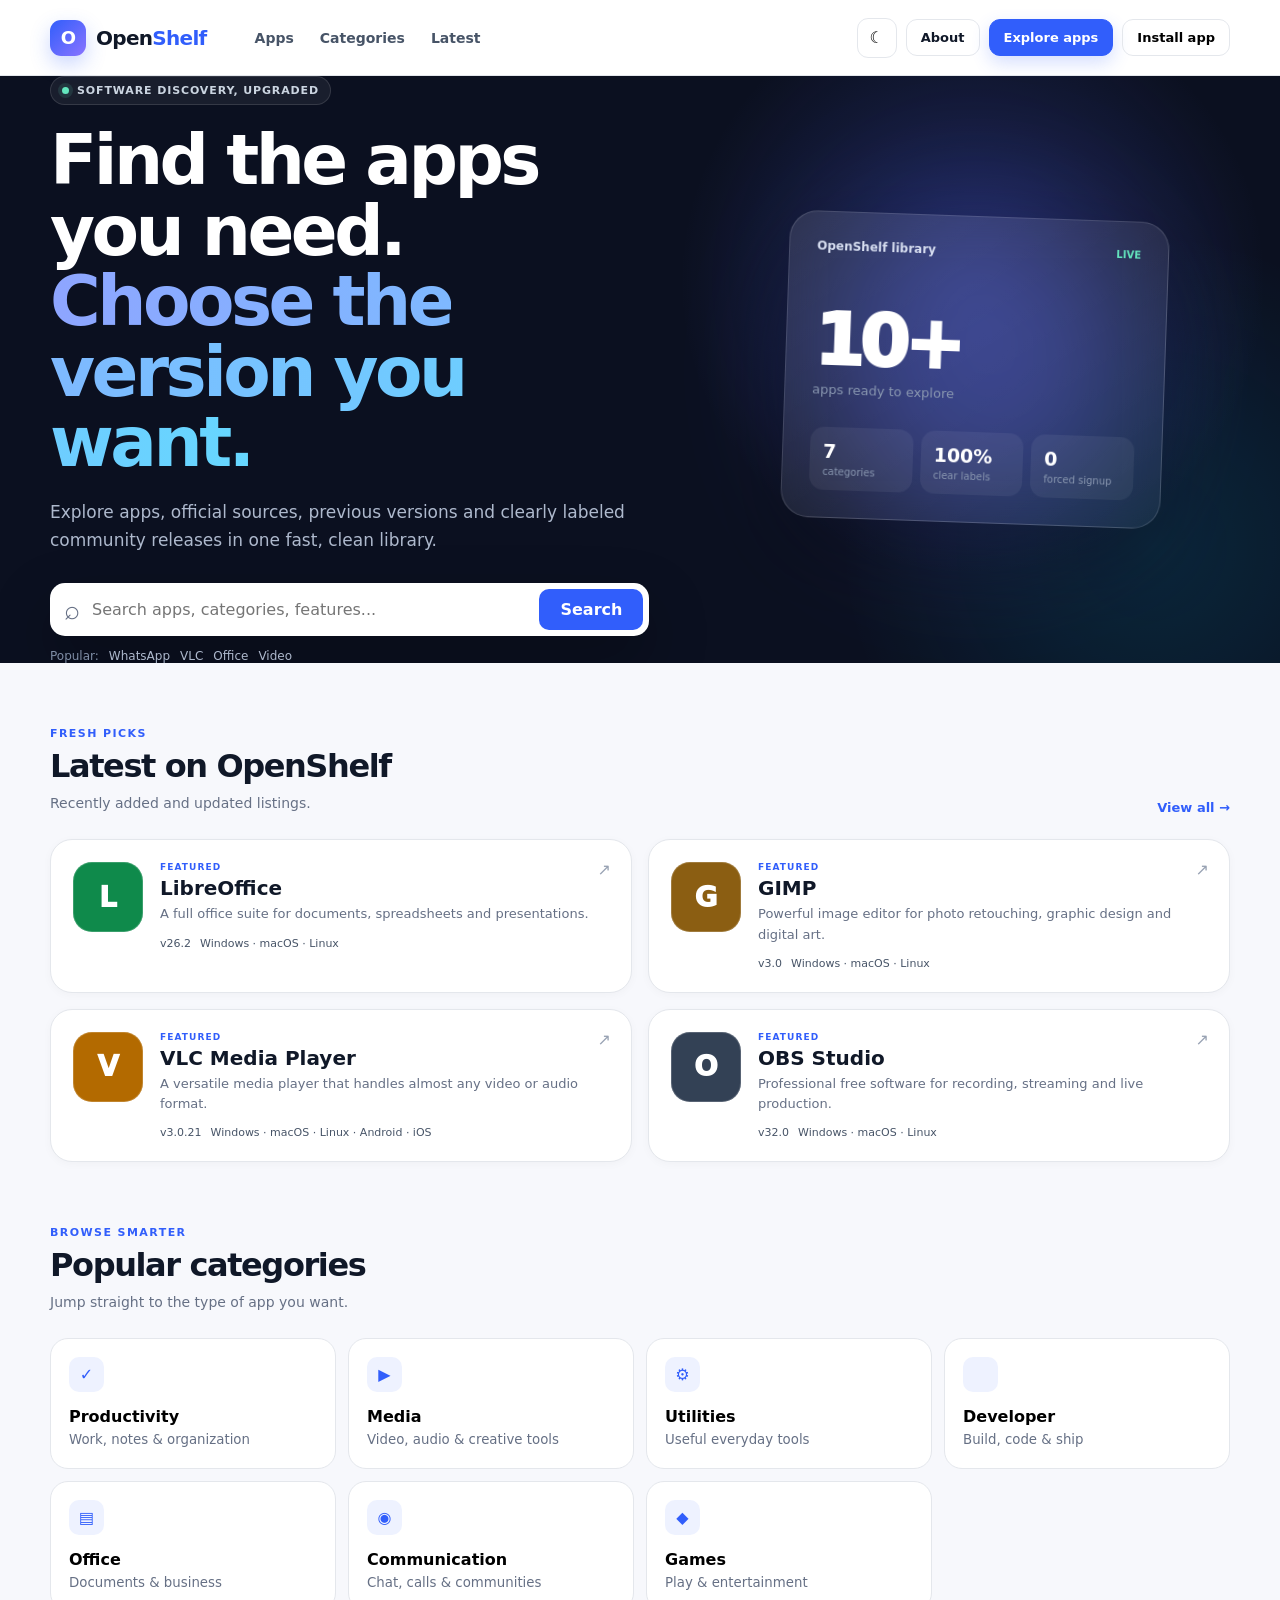
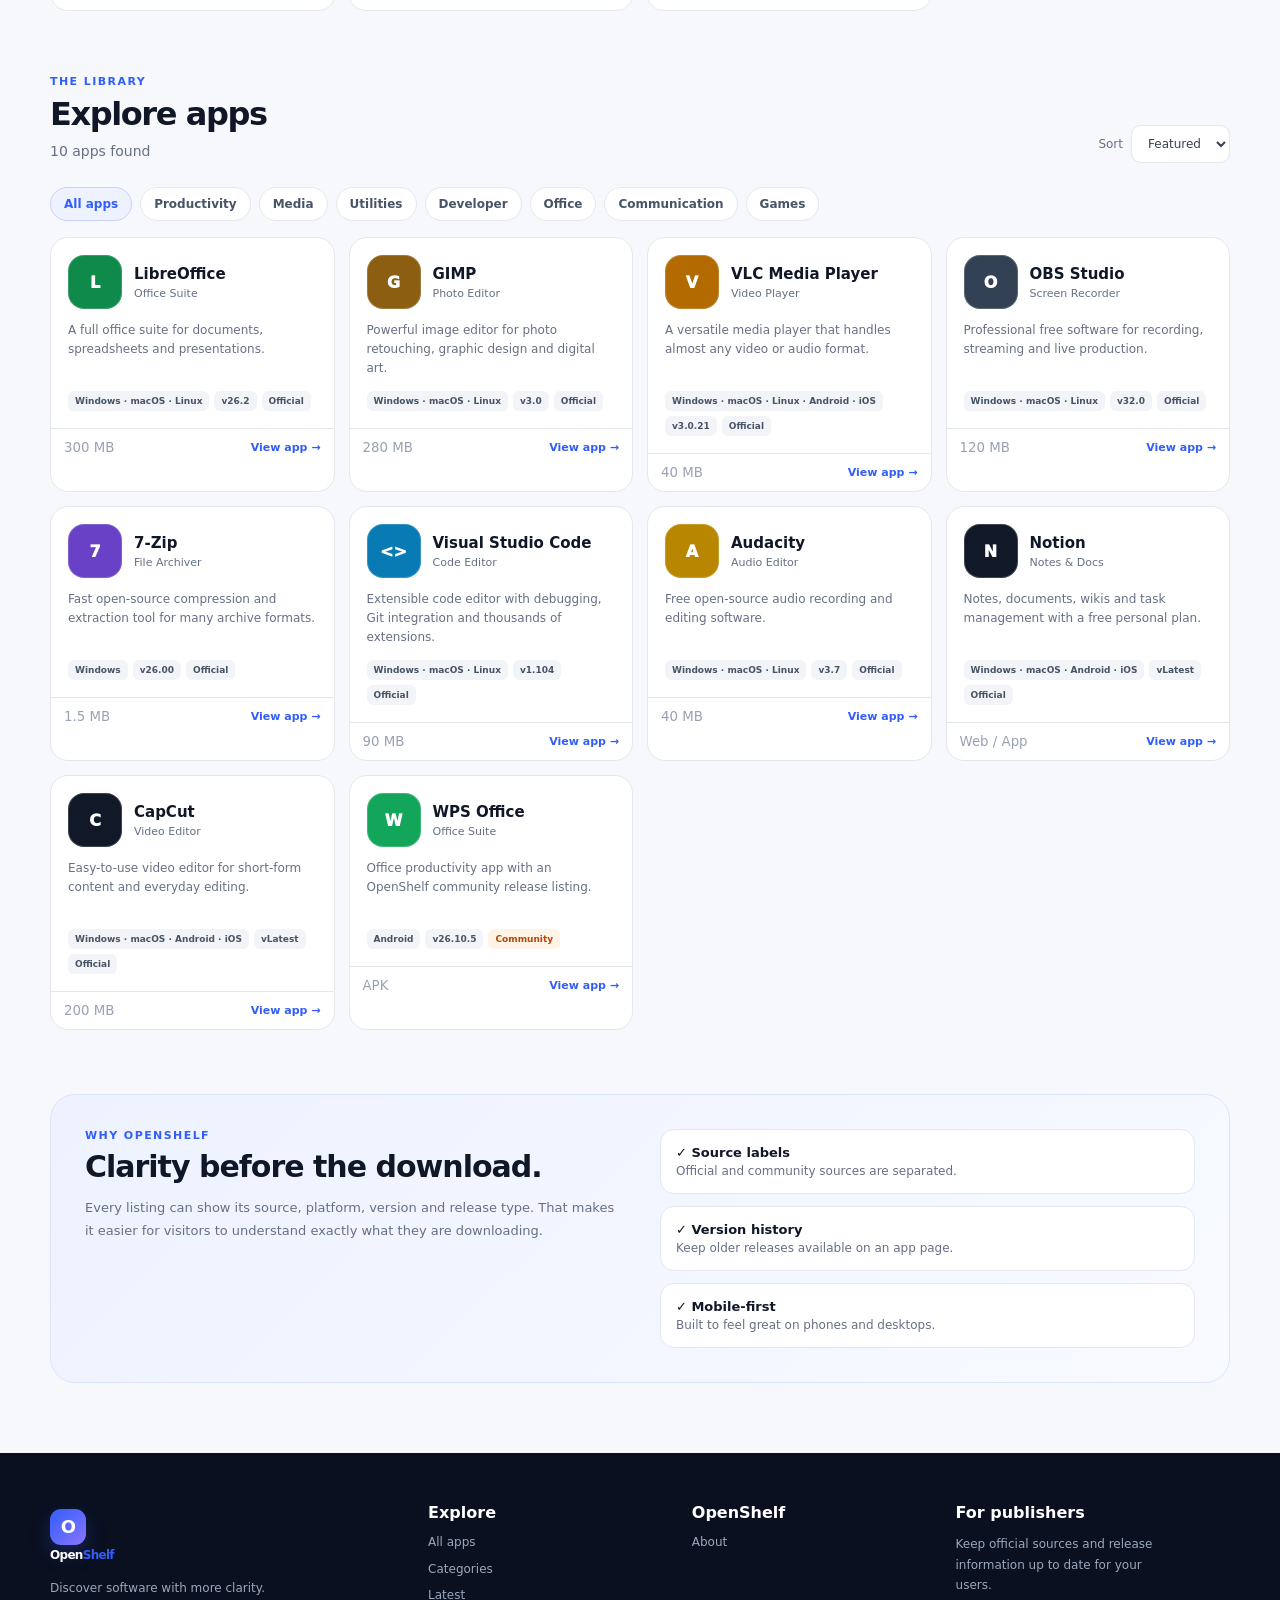
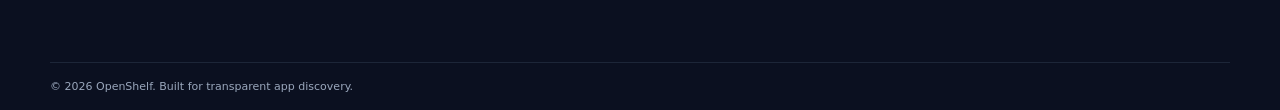
<file: index.html>
<!doctype html>
<html lang="en">
<head>
<meta charset="utf-8"><meta name="viewport" content="width=device-width, initial-scale=1, viewport-fit=cover">
<meta name="description" content="OpenShelf — discover apps, previous versions and trusted download sources.">
<meta name="theme-color" content="#0b1020">
<meta name="google-site-verification" content="jZa8jBeE9z55D8bp0ViMoWqTXrpTn6oj1fy-WW1sHzM" />
<link rel="manifest" href="manifest.webmanifest">
<link rel="apple-touch-icon" href="icon-192.png">
<title>OpenShelf — Discover Apps & Versions</title>
<link rel="stylesheet" href="styles.css?v=3.2">
<script defer src="apps.js?v=3.2"></script><script defer src="site.js?v=3.2"></script>
</head>
<body>
<header class="header"><div class="wrap nav">
<a class="brand" href="index.html"><span class="brand-icon">O</span><span>Open<span>Shelf</span></span></a>
<nav class="navlinks"><a href="#apps">Apps</a><a href="#categories">Categories</a><a href="#latest">Latest</a></nav>
<div class="navright"><button class="iconbtn" id="themeBtn" aria-label="Toggle theme">☾</button><a class="btn ghost desktop" href="about.html">About</a><a class="btn primary desktop" href="#apps">Explore apps</a><button class="btn ghost install-btn" id="installBtn" type="button" hidden>Install app</button><button class="iconbtn mobile" id="menuBtn">☰</button></div>
</div></header>

<section class="hero">
<div class="wrap hero-grid">
<div class="hero-copy">
<div class="pill"><span class="dot"></span> Software discovery, upgraded</div>
<h1>Find the apps you need.<br><em>Choose the version you want.</em></h1>
<p>Explore apps, official sources, previous versions and clearly labeled community releases in one fast, clean library.</p>
<form class="hero-search" id="heroSearch"><span>⌕</span><input id="searchInput" autocomplete="off" placeholder="Search apps, categories, features..."><button>Search</button></form>
<div class="quick"><span>Popular:</span><button data-q="whatsapp">WhatsApp</button><button data-q="vlc">VLC</button><button data-q="office">Office</button><button data-q="video">Video</button></div>
</div>
<div class="hero-art">
<div class="glow"></div><div class="glass-card">
<div class="glass-top"><span>OpenShelf library</span><b>LIVE</b></div>
<div class="big-number" id="heroCount">10+</div><div class="muted">apps ready to explore</div>
<div class="mini-stats"><div><strong id="heroCats">6</strong><span>categories</span></div><div><strong>100%</strong><span>clear labels</span></div><div><strong>0</strong><span>forced signup</span></div></div>
</div>
</div>
</div>
</section>

<main>
<section class="wrap section" id="latest">
<div class="section-head"><div><div class="kicker">Fresh picks</div><h2>Latest on OpenShelf</h2><p>Recently added and updated listings.</p></div><a class="seeall" href="#apps">View all →</a></div>
<div class="feature-grid" id="latestGrid"></div>
</section>

<section class="wrap section" id="categories">
<div class="section-head"><div><div class="kicker">Browse smarter</div><h2>Popular categories</h2><p>Jump straight to the type of app you want.</p></div></div>
<div class="category-grid" id="categoryGrid"></div>
</section>

<section class="wrap section" id="apps">
<div class="section-head"><div><div class="kicker">The library</div><h2>Explore apps</h2><p id="resultCount">Loading…</p></div>
<div class="sortwrap"><label for="sort">Sort</label><select id="sort"><option value="featured">Featured</option><option value="newest">Newest</option><option value="az">A → Z</option><option value="za">Z → A</option></select></div></div>
<div class="filterbar" id="filterbar"></div>
<div class="app-grid" id="appGrid"></div>
</section>

<section class="wrap section trust-section">
<div class="trust-panel"><div><div class="kicker">Why OpenShelf</div><h2>Clarity before the download.</h2><p>Every listing can show its source, platform, version and release type. That makes it easier for visitors to understand exactly what they are downloading.</p></div>
<div class="trust-list"><div><b>✓ Source labels</b><span>Official and community sources are separated.</span></div><div><b>✓ Version history</b><span>Keep older releases available on an app page.</span></div><div><b>✓ Mobile-first</b><span>Built to feel great on phones and desktops.</span></div></div></div>
</section>
</main>

<footer class="footer"><div class="wrap footer-grid"><div><a class="brand footerbrand" href="index.html"><span class="brand-icon">O</span><span>Open<span>Shelf</span></span></a><p>Discover software with more clarity.</p></div><div><h4>Explore</h4><a href="#apps">All apps</a><a href="#categories">Categories</a><a href="#latest">Latest</a></div><div><h4>OpenShelf</h4><a href="about.html">About</a></div><div><h4>For publishers</h4><p class="small">Keep official sources and release information up to date for your users.</p></div></div><div class="wrap copyright">© 2026 OpenShelf. Built for transparent app discovery.</div></footer>
<script>if('serviceWorker' in navigator){window.addEventListener('load',()=>{navigator.serviceWorker.register('sw.js').catch(function(){});});}</script>
</body></html>
</file>
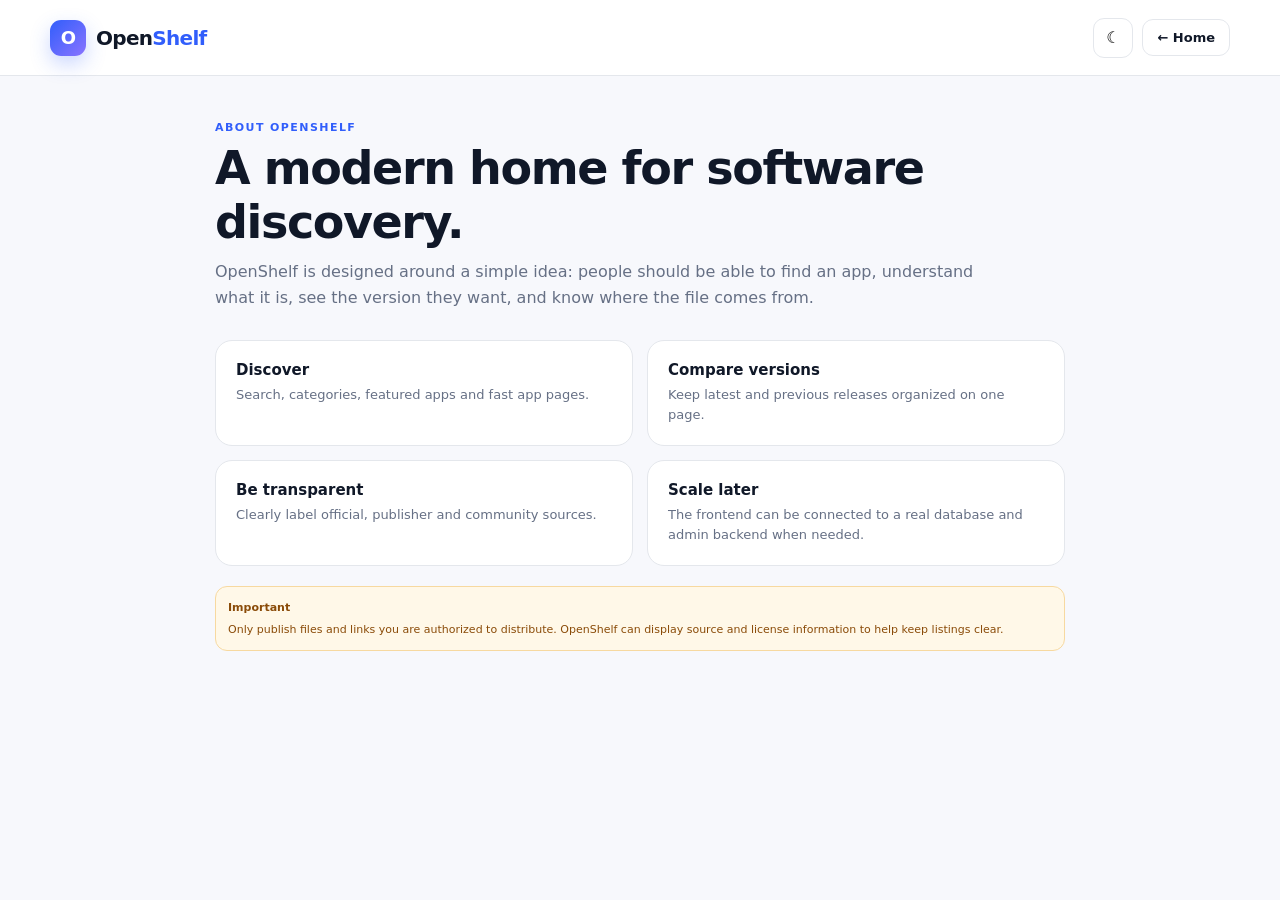
<file: about.html>
<!doctype html><html lang="en"><head><meta charset="utf-8"><meta name="viewport" content="width=device-width, initial-scale=1, viewport-fit=cover"><title>About OpenShelf</title><link rel="stylesheet" href="styles.css?v=3.2"><script defer src="site.js?v=3.2"></script><link rel="manifest" href="manifest.webmanifest"><link rel="apple-touch-icon" href="icon-192.png"></head><body>
<header class="header"><div class="wrap nav"><a class="brand" href="index.html"><span class="brand-icon">O</span><span>Open<span>Shelf</span></span></a><div class="navright"><button class="iconbtn" id="themeBtn">☾</button><a class="btn ghost" href="index.html">← Home</a></div></div></header>
<main class="detail-page"><div class="wrap narrow"><div class="kicker">About OpenShelf</div><h1 class="page-title">A modern home for software discovery.</h1><p class="lead">OpenShelf is designed around a simple idea: people should be able to find an app, understand what it is, see the version they want, and know where the file comes from.</p>
<div class="info-grid"><div class="info-card"><b>Discover</b><span>Search, categories, featured apps and fast app pages.</span></div><div class="info-card"><b>Compare versions</b><span>Keep latest and previous releases organized on one page.</span></div><div class="info-card"><b>Be transparent</b><span>Clearly label official, publisher and community sources.</span></div><div class="info-card"><b>Scale later</b><span>The frontend can be connected to a real database and admin backend when needed.</span></div></div>
<div class="callout"><b>Important</b><p>Only publish files and links you are authorized to distribute. OpenShelf can display source and license information to help keep listings clear.</p></div>
</div></main><script>if('serviceWorker' in navigator){window.addEventListener('load',()=>{navigator.serviceWorker.register('sw.js').catch(function(){});});}</script>
</body></html>
</file>
<file: styles.css>
:root{--bg:#f7f8fc;--surface:#fff;--text:#101828;--muted:#667085;--line:#e4e7ec;--brand:#315efb;--brand2:#6d7cff;--dark:#0b1020;--shadow:0 18px 50px rgba(16,24,40,.09);--radius:20px}*{box-sizing:border-box}html{scroll-behavior:smooth}body{margin:0;background:var(--bg);color:var(--text);font-family:Inter,ui-sans-serif,system-ui,-apple-system,BlinkMacSystemFont,"Segoe UI",sans-serif}a{text-decoration:none;color:inherit}button,input,select,textarea{font:inherit}.wrap{width:min(1180px,calc(100% - 36px));margin:auto}.announcement{background:#0b1020;color:#b9c4d9;font-size:12px}.announcement .wrap{height:34px;display:flex;align-items:center;justify-content:space-between}.announcement span:first-child{color:#fff;font-weight:800}.header{height:76px;background:rgba(255,255,255,.92);backdrop-filter:blur(16px);border-bottom:1px solid var(--line);position:sticky;top:0;z-index:20}.nav{height:100%;display:flex;align-items:center;gap:28px}.brand{display:flex;align-items:center;gap:10px;font-size:20px;font-weight:900;letter-spacing:-.7px}.brand>span:last-child>span{color:var(--brand)}.brand-icon{width:36px;height:36px;border-radius:11px;background:linear-gradient(135deg,var(--brand),#8a74ff);display:grid;place-items:center;color:#fff;font-size:18px;box-shadow:0 8px 20px rgba(49,94,251,.25)}.navlinks{display:flex;gap:26px;margin-left:20px}.navlinks a{font-size:14px;color:#475467;font-weight:700}.navlinks a:hover{color:var(--brand)}.navright{margin-left:auto;display:flex;align-items:center;gap:9px}.btn{display:inline-flex;justify-content:center;align-items:center;gap:7px;border:1px solid var(--line);background:#fff;border-radius:11px;padding:10px 14px;font-weight:800;font-size:13px;cursor:pointer}.btn.primary{background:var(--brand);border-color:var(--brand);color:#fff;box-shadow:0 7px 18px rgba(49,94,251,.2)}.btn.ghost{background:transparent}.btn.big{padding:13px 18px}.iconbtn{width:40px;height:40px;border:1px solid var(--line);background:#fff;border-radius:11px;cursor:pointer}.mobile{display:none}.hero{background:radial-gradient(circle at 76% 35%,rgba(89,105,255,.27),transparent 28%),radial-gradient(circle at 90% 80%,rgba(0,200,255,.12),transparent 25%),#0b1020;color:#fff;overflow:hidden}.hero-grid{min-height:550px;display:grid;grid-template-columns:1.08fr .92fr;gap:70px;align-items:center}.pill{display:inline-flex;align-items:center;gap:8px;padding:7px 11px;border:1px solid rgba(255,255,255,.12);background:rgba(255,255,255,.06);border-radius:999px;color:#cbd5e1;font-size:11px;font-weight:800;text-transform:uppercase;letter-spacing:.08em}.dot{width:7px;height:7px;border-radius:50%;background:#63e6be;box-shadow:0 0 0 4px rgba(99,230,190,.12)}.hero h1{font-size:clamp(43px,5.4vw,70px);line-height:1.02;letter-spacing:-3.5px;margin:20px 0}.hero h1 em{font-style:normal;background:linear-gradient(90deg,#8ea5ff,#66d7ff);-webkit-background-clip:text;color:transparent}.hero-copy>p{max-width:650px;color:#aeb9cd;font-size:17px;line-height:1.7}.hero-search{display:flex;background:#fff;border-radius:15px;padding:6px;margin-top:28px;max-width:700px;box-shadow:0 25px 60px rgba(0,0,0,.28)}.hero-search>span{color:#667085;font-size:27px;padding:5px 8px}.hero-search input{flex:1;border:0;outline:0;min-width:0;padding:10px 4px;color:#101828}.hero-search button{border:0;background:var(--brand);color:#fff;border-radius:10px;padding:0 21px;font-weight:850;cursor:pointer}.quick{display:flex;gap:10px;align-items:center;margin-top:13px;flex-wrap:wrap;color:#7f8da5;font-size:12px}.quick button{border:0;background:transparent;color:#aeb9cd;cursor:pointer;padding:0}.quick button:hover{color:#fff}.hero-art{height:390px;position:relative;display:grid;place-items:center}.glow{position:absolute;width:320px;height:320px;border-radius:50%;background:linear-gradient(135deg,#315efb,#7a65ff);filter:blur(70px);opacity:.32}.glass-card{position:relative;width:min(380px,100%);padding:27px;border:1px solid rgba(255,255,255,.15);background:linear-gradient(145deg,rgba(255,255,255,.11),rgba(255,255,255,.04));backdrop-filter:blur(20px);border-radius:28px;box-shadow:0 35px 90px rgba(0,0,0,.35);transform:rotate(2deg)}.glass-top{display:flex;justify-content:space-between;color:#d7def0;font-size:12px;font-weight:800}.glass-top b{color:#63e6be;font-size:10px}.big-number{font-size:72px;font-weight:950;letter-spacing:-5px;margin-top:45px}.muted{color:#8997b0;font-size:13px}.mini-stats{display:grid;grid-template-columns:repeat(3,1fr);gap:8px;margin-top:30px}.mini-stats div{padding:13px;background:rgba(255,255,255,.06);border-radius:14px}.mini-stats strong{display:block;font-size:19px}.mini-stats span{display:block;color:#8997b0;font-size:10px;margin-top:4px}.section{padding:64px 0 0}.section-head{display:flex;justify-content:space-between;align-items:end;margin-bottom:24px;gap:20px}.kicker{font-size:11px;font-weight:900;color:var(--brand);text-transform:uppercase;letter-spacing:.13em;margin-bottom:7px}.section-head h2,.page-title{font-size:32px;letter-spacing:-1.4px;margin:0}.section-head p,.lead{margin:7px 0 0;color:var(--muted);line-height:1.65;font-size:14px}.seeall{color:var(--brand);font-size:13px;font-weight:850}.feature-grid{display:grid;grid-template-columns:repeat(2,1fr);gap:16px}.feature-card{position:relative;display:flex;gap:17px;align-items:flex-start;background:var(--surface);border:1px solid var(--line);border-radius:22px;padding:22px;box-shadow:0 2px 10px rgba(16,24,40,.03);transition:.2s}.feature-card:hover{transform:translateY(-4px);box-shadow:var(--shadow)}.feature-card .xl{width:70px;height:70px;flex:0 0 70px;border-radius:19px;font-size:28px}.app-icon{display:grid;place-items:center;color:#fff;font-weight:950;border-radius:16px;box-shadow:inset 0 0 0 1px rgba(255,255,255,.18)}.feature-label{font-size:9px;font-weight:900;color:var(--brand);letter-spacing:.12em}.feature-card h3{margin:4px 0;font-size:20px}.feature-card p{margin:0;color:var(--muted);font-size:13px;line-height:1.55;padding-right:20px}.feature-meta{display:flex;gap:9px;margin-top:12px;color:#475467;font-size:11px}.arrow{position:absolute;right:20px;top:20px;color:#98a2b3}.category-grid{display:grid;grid-template-columns:repeat(4,1fr);gap:12px}.category-card{text-align:left;border:1px solid var(--line);background:var(--surface);border-radius:18px;padding:18px;cursor:pointer;transition:.2s}.category-card:hover{border-color:#c7d2fe;transform:translateY(-3px);box-shadow:var(--shadow)}.category-card span{width:35px;height:35px;border-radius:10px;background:#eef2ff;color:var(--brand);display:grid;place-items:center;font-weight:900;margin-bottom:15px}.category-card b{display:block}.category-card small{display:block;color:var(--muted);margin-top:5px;line-height:1.4}.sortwrap{display:flex;align-items:center;gap:8px;color:var(--muted);font-size:12px}.sortwrap select{border:1px solid var(--line);border-radius:10px;background:#fff;padding:10px 12px;color:#344054}.filterbar{display:flex;gap:8px;overflow:auto;padding-bottom:16px}.filter{white-space:nowrap;border:1px solid var(--line);background:#fff;color:#475467;border-radius:999px;padding:9px 13px;font-size:12px;font-weight:800;cursor:pointer}.filter.active,.filter:hover{background:#eef2ff;border-color:#c7d2fe;color:var(--brand)}.app-grid{display:grid;grid-template-columns:repeat(4,1fr);gap:14px}.app-card{background:var(--surface);border:1px solid var(--line);border-radius:18px;overflow:hidden;transition:.2s}.app-card:hover{transform:translateY(-4px);box-shadow:var(--shadow);border-color:#d0d5dd}.card-main{display:block;padding:17px}.app-top{display:flex;gap:12px;align-items:center}.app-top .app-icon{width:54px;height:54px;flex:0 0 54px}.card-title b{display:block;font-size:15px}.card-title span{display:block;color:var(--muted);font-size:11px;margin-top:4px}.app-card p{font-size:12px;line-height:1.55;color:#667085;min-height:58px}.badges{display:flex;gap:5px;flex-wrap:wrap}.badges span{font-size:9px;font-weight:850;color:#475467;background:#f2f4f7;padding:5px 7px;border-radius:6px}.badges span.warn{background:#fff4e5;color:#b54708}.card-foot{display:flex;justify-content:space-between;align-items:center;border-top:1px solid var(--line);padding:11px 13px}.card-foot small{color:#98a2b3}.get{font-size:11px;font-weight:900;color:var(--brand)}.trust-section{padding-bottom:70px}.trust-panel{display:grid;grid-template-columns:1fr 1fr;gap:40px;padding:34px;border-radius:25px;background:linear-gradient(135deg,#eef2ff,#f8faff);border:1px solid #dbe4ff}.trust-panel h2{margin:0;font-size:30px;letter-spacing:-1px}.trust-panel p{color:var(--muted);line-height:1.7;font-size:13px;max-width:560px}.trust-list{display:grid;gap:12px}.trust-list div{background:#fff;border:1px solid #e4e7ec;border-radius:14px;padding:15px}.trust-list b{display:block;font-size:13px}.trust-list span{display:block;color:var(--muted);font-size:12px;margin-top:4px}.footer{background:#0b1020;color:#9aa7bc}.footer-grid{display:grid;grid-template-columns:1.5fr 1fr 1fr 1.2fr;gap:35px;padding:50px 0}.footerbrand{color:#fff}.footer p,.footer a{font-size:12px;line-height:1.7}.footer-grid h4{color:#fff;margin:0 0 10px}.footer-grid a{display:block;margin:6px 0}.small{max-width:220px}.copyright{border-top:1px solid #1d2638;padding:17px 0;font-size:11px}.detail-page{padding:45px 0 80px;min-height:75vh}.back{display:inline-block;color:var(--muted);font-size:12px;font-weight:800;margin-bottom:22px}.detail-hero{display:flex;gap:22px;align-items:center;background:linear-gradient(135deg,#0b1020,#182346);color:#fff;padding:30px;border-radius:26px}.xxl{width:100px;height:100px;flex:0 0 100px;font-size:38px;border-radius:25px}.detail-title h1{margin:8px 0 2px;font-size:38px;letter-spacing:-1.5px}.detail-title>p{margin:0;color:#aab6cb}.detail-actions{display:flex;gap:9px;margin-top:18px;flex-wrap:wrap}.detail-layout{display:grid;grid-template-columns:1fr 320px;gap:18px;margin-top:18px}.detail-card,.side-card,.form-card,.panel{background:var(--surface);border:1px solid var(--line);border-radius:20px;padding:23px;box-shadow:0 2px 10px rgba(16,24,40,.03)}.detail-card+.detail-card{margin-top:18px}.card-heading{display:flex;justify-content:space-between;gap:15px;align-items:center}.card-heading h2{font-size:20px;margin:0}.card-heading>span{font-size:11px;color:var(--muted)}.prose{color:#667085;font-size:14px;line-height:1.75}.facts{display:grid;grid-template-columns:repeat(4,1fr);border-top:1px solid var(--line);margin-top:20px;padding-top:18px;gap:14px}.facts span,.side-row span{display:block;color:#98a2b3;font-size:10px;text-transform:uppercase;font-weight:850;letter-spacing:.05em}.facts b,.side-row b{display:block;font-size:12px;margin-top:5px}.versions{margin-top:15px}.version-row{display:flex;justify-content:space-between;align-items:center;border:1px solid var(--line);border-radius:13px;padding:12px 13px;margin-top:8px}.version-row b{display:block}.version-row span{display:block;color:var(--muted);font-size:10px;margin-top:3px}.side-card h3{margin-top:0}.side-row{padding:12px 0;border-bottom:1px solid var(--line)}.notice,.callout{background:#fff8e8;border:1px solid #f7d9a0;color:#8a4b08;border-radius:12px;padding:12px;font-size:11px;line-height:1.55;margin-top:15px}.narrow{max-width:850px}.page-title{font-size:46px;margin:5px 0 10px}.lead{font-size:16px;max-width:760px}.info-grid{display:grid;grid-template-columns:1fr 1fr;gap:14px;margin-top:28px}.info-card{background:var(--surface);border:1px solid var(--line);border-radius:17px;padding:20px}.info-card b{display:block;font-size:15px}.info-card span{display:block;color:var(--muted);font-size:13px;line-height:1.55;margin-top:6px}.callout{margin-top:20px}.callout p{margin:5px 0 0}.form-card{display:grid;gap:14px;margin-top:28px}.form-card label{font-size:12px;font-weight:800;color:#344054}.form-card input,.form-card select,.form-card textarea{display:block;width:100%;margin-top:7px;border:1px solid var(--line);border-radius:11px;padding:12px;background:#fff;outline:none}.form-card textarea{min-height:140px;resize:vertical}.empty{grid-column:1/-1;display:flex;flex-direction:column;align-items:center;gap:10px;padding:50px;background:var(--surface);border:1px dashed #cbd5e1;border-radius:18px;color:var(--muted)}.empty .btn{margin-top:8px}.admin-head{display:flex;justify-content:space-between;align-items:end;gap:20px}.admin-grid{display:grid;grid-template-columns:390px 1fr;gap:18px;margin-top:25px}.panel-head{display:flex;justify-content:space-between;padding-bottom:12px;border-bottom:1px solid var(--line)}.admin-item{display:flex;justify-content:space-between;align-items:center;padding:13px 0;border-bottom:1px solid var(--line)}.admin-item b,.admin-item span{display:block}.admin-item span{font-size:10px;color:var(--muted);margin-top:3px}.mini-delete{border:1px solid #fecaca;background:#fff5f5;color:#b42318;border-radius:8px;padding:7px 9px;font-size:10px;font-weight:800}.dark{--bg:#070b14;--surface:#0e1421;--text:#eef2f7;--muted:#9aa7bc;--line:#202a3c}.dark .header,.dark .btn,.dark .iconbtn,.dark .filter,.dark .sortwrap select,.dark .category-card,.dark .app-card,.dark .detail-card,.dark .side-card,.dark .form-card,.dark .panel,.dark .info-card{background:#0e1421;color:#eef2f7}.dark .navlinks a,.dark .sortwrap,.dark .filter{color:#b5c0d2}.dark .feature-card,.dark .trust-panel{background:#0e1421}.dark .trust-list div{background:#111927;border-color:#202a3c}.dark .category-card span{background:#19213a}.dark .hero-search input{color:#101828}@media(max-width:1050px){.app-grid{grid-template-columns:repeat(3,1fr)}.category-grid{grid-template-columns:repeat(4,1fr)}.hero-grid{gap:30px}.detail-layout{grid-template-columns:1fr}}@media(max-width:760px){.wrap{width:min(100% - 22px,1180px)}.announcement{display:none}.header{height:64px}.navlinks{display:none;position:absolute;top:64px;left:0;right:0;background:#fff;border-bottom:1px solid var(--line);padding:15px 20px;flex-direction:column;gap:16px}.navlinks.open{display:flex}.mobile{display:block}.desktop{display:none}.hero-grid{grid-template-columns:1fr;min-height:0;padding:65px 0}.hero-art{display:none}.hero h1{font-size:45px;letter-spacing:-2.3px}.feature-grid,.trust-panel,.admin-grid{grid-template-columns:1fr}.category-grid{grid-template-columns:1fr 1fr}.app-grid{grid-template-columns:1fr 1fr}.facts{grid-template-columns:1fr 1fr}.detail-hero{align-items:flex-start}.detail-title h1{font-size:31px}}@media(max-width:470px){.app-grid,.category-grid,.info-grid{grid-template-columns:1fr}.hero-search button{padding:0 14px}.hero h1{font-size:39px}.section-head{align-items:flex-start;flex-direction:column}.sortwrap{width:100%}.sortwrap select{flex:1}.detail-hero{flex-direction:column}.page-title{font-size:36px}.facts{grid-template-columns:1fr}.footer-grid{grid-template-columns:1fr 1fr}.footer-grid>div:first-child{grid-column:1/-1}}
/* V3.1 mobile hardening */
@media (max-width: 760px){
  html,body{width:100%;max-width:100%;overflow-x:hidden}
  .wrap{width:calc(100% - 28px);max-width:none}
  .announcement{display:block}
  .announcement .wrap{height:32px;white-space:nowrap;overflow:hidden;justify-content:center;gap:8px}
  .announcement .wrap span:nth-child(2){display:none}
  .header{height:64px;position:sticky;top:0}
  .nav{gap:10px;position:relative}
  .brand{font-size:18px;gap:8px;min-width:0;white-space:nowrap}
  .brand-icon{width:32px;height:32px;border-radius:9px;flex:0 0 32px}
  .navlinks{display:none!important;position:absolute;top:64px;left:-14px;right:-14px;margin:0;padding:14px;background:var(--surface);border-bottom:1px solid var(--line);box-shadow:0 15px 30px rgba(16,24,40,.12);z-index:50;flex-direction:column;gap:0}
  .navlinks.open{display:flex!important}
  .navlinks a{display:block;padding:13px 8px}
  .navright{gap:7px;min-width:0}
  .navright .desktop{display:none!important}
  .navright .mobile{display:grid!important;place-items:center}
  #themeBtn{width:36px;height:36px;flex:0 0 36px}
  #menuBtn{width:36px;height:36px;flex:0 0 36px}
  .hero-grid{display:block;min-height:0;padding:48px 0 42px}
  .hero-copy{width:100%;min-width:0}
  .hero h1{font-size:clamp(36px,11vw,52px);line-height:1.04;letter-spacing:-2px;word-break:normal;margin:17px 0}
  .hero-copy>p{font-size:15px;line-height:1.65;margin:0}
  .hero-search{width:100%;max-width:none;margin-top:22px;padding:5px;display:flex;align-items:center}
  .hero-search>span{display:none}
  .hero-search input{width:100%;min-width:0;padding:10px 8px;font-size:14px}
  .hero-search button{flex:0 0 auto;height:40px;padding:0 14px;font-size:12px}
  .quick{overflow-x:auto;flex-wrap:nowrap;padding-bottom:4px;scrollbar-width:none}
  .quick::-webkit-scrollbar{display:none}
  .quick span{flex:0 0 auto}
  .quick button{background:rgba(255,255,255,.07);border:1px solid rgba(255,255,255,.1);padding:7px 10px;border-radius:999px;flex:0 0 auto}
  .hero-art{display:none!important}
  .section{padding:44px 0 0}
  .section-head{display:flex;flex-direction:column;align-items:flex-start;gap:12px;margin-bottom:18px}
  .section-head h2{font-size:27px}
  .feature-grid{grid-template-columns:1fr;gap:12px}
  .feature-card{padding:17px}
  .feature-card .xl{width:58px;height:58px;flex-basis:58px;border-radius:16px;font-size:23px}
  .feature-card p{padding-right:0}
  .category-grid{grid-template-columns:repeat(2,minmax(0,1fr));gap:9px}
  .category-card{padding:14px;min-width:0}
  .category-card small{font-size:10px}
  .filterbar{margin-right:-14px;padding-right:14px}
  .filter{padding:8px 11px}
  .app-grid{grid-template-columns:1fr;gap:11px}
  .app-card p{min-height:0;margin-bottom:12px}
  .card-main{padding:15px}
  .card-foot{padding:10px 12px}
  .trust-section{padding-bottom:48px}
  .trust-panel{grid-template-columns:1fr;padding:22px;gap:20px}
  .trust-panel h2{font-size:25px}
  .footer-grid{grid-template-columns:1fr 1fr;gap:22px;padding:35px 0}
  .footer-grid>div:first-child{grid-column:1/-1}
  .detail-page{padding:28px 0 55px}
  .detail-hero{padding:20px;gap:15px;border-radius:20px}
  .xxl{width:78px;height:78px;flex-basis:78px;font-size:29px;border-radius:19px}
  .detail-title h1{font-size:29px;line-height:1.05}
  .detail-actions{width:100%}
  .detail-actions .btn{flex:1;min-width:145px}
  .detail-layout{grid-template-columns:1fr;gap:12px}
  .detail-card,.side-card,.form-card,.panel{padding:18px;border-radius:17px}
  .facts{grid-template-columns:1fr 1fr;gap:14px}
  .version-row{gap:10px}
  .version-row .btn{padding:9px 10px}
  .page-title{font-size:35px;line-height:1.05}
  .lead{font-size:14px}
  .info-grid{grid-template-columns:1fr;gap:10px}
  .admin-head{align-items:flex-start;flex-direction:column}
  .admin-grid{grid-template-columns:1fr}
}
@media (max-width: 390px){
  .wrap{width:calc(100% - 22px)}
  .hero{min-width:0}
  .hero h1{font-size:35px;letter-spacing:-1.7px}
  .hero-search button{padding:0 11px}
  .category-grid{grid-template-columns:1fr}
  .detail-actions .btn{min-width:100%;width:100%}
  .facts{grid-template-columns:1fr}
}


/* OpenShelf V3.2 — final responsive + theme hardening */
html{overflow-x:hidden}
body{min-width:0;overflow-x:hidden}
.wrap{width:min(1180px,calc(100% - 32px));margin-inline:auto}
img,svg,video{max-width:100%;height:auto}
button,input,select,textarea{max-width:100%}
.dark-mode{--bg:#070b14;--surface:#0f1726;--text:#f3f6fb;--muted:#a7b2c5;--line:#263246;--brand:#6d8cff}
.dark-mode body{background:var(--bg);color:var(--text)}
.dark-mode .header{background:rgba(15,23,38,.94);border-color:var(--line)}
.dark-mode .navlinks a{color:#d0d7e4}
.dark-mode .btn,.dark-mode .iconbtn,.dark-mode .filter,.dark-mode .sortwrap select,.dark-mode .category-card,.dark-mode .app-card,.dark-mode .feature-card,.dark-mode .detail-card,.dark-mode .side-card,.dark-mode .form-card,.dark-mode .panel,.dark-mode .info-card{background:var(--surface);color:var(--text);border-color:var(--line)}
.dark-mode .category-card small,.dark-mode .app-card p,.dark-mode .section-head p,.dark-mode .lead,.dark-mode .muted,.dark-mode .card-title span,.dark-mode .feature-card p{color:var(--muted)}
.dark-mode .hero-search{background:#fff}
.dark-mode .hero-search input{background:#fff;color:#101828}
.dark-mode .trust-panel{background:#111a2b;border-color:#263246}
.dark-mode .trust-list div{background:#0f1726;border-color:#263246}
@media(max-width:760px){
  .wrap{width:calc(100% - 32px);margin-inline:auto}
  .nav{gap:8px}
  .brand{flex:1;min-width:0;overflow:hidden}
  .brand>span:last-child{overflow:hidden;text-overflow:ellipsis}
  .navright{flex:0 0 auto}
  .navlinks{left:0!important;right:0!important;width:100%!important}
  .navlinks.open{display:flex!important}
  .hero{overflow:hidden}
  .hero-copy{overflow:hidden}
  .hero h1{max-width:100%;overflow-wrap:anywhere;word-break:normal}
  .hero-copy>p{max-width:100%;overflow-wrap:anywhere}
  .hero-search{max-width:100%;overflow:hidden}
  .hero-search input{min-width:0;width:0;flex:1 1 auto}
  .hero-search button{flex:0 0 auto;white-space:nowrap}
  .quick{max-width:100%}
  .feature-card,.category-card,.app-card,.detail-card,.side-card,.form-card,.panel{min-width:0}
}
@media(max-width:430px){
  .wrap{width:calc(100% - 24px)}
  .header{height:62px}
  .navlinks{top:62px!important}
  .hero-grid{padding-top:38px}
  .hero h1{font-size:clamp(34px,10.5vw,43px);letter-spacing:-1.6px}
  .hero-search{padding:4px}
  .hero-search input{font-size:13px;padding:9px 7px}
  .hero-search button{height:38px;padding:0 12px}
  .category-grid{grid-template-columns:1fr 1fr}
}
@media(max-width:360px){
  .wrap{width:calc(100% - 20px)}
  .brand{font-size:16px}
  .brand-icon{width:30px;height:30px;flex-basis:30px}
  #themeBtn,#menuBtn{width:34px;height:34px;flex-basis:34px}
  .hero h1{font-size:32px}
  .category-grid{grid-template-columns:1fr}
}
/* OpenShelf 3.3 Admin Studio */
.admin-body{background:var(--bg)}.admin-top{height:68px;background:var(--surface);border-bottom:1px solid var(--line);position:sticky;top:0;z-index:30}.admin-nav{height:100%;display:flex;align-items:center}.admin-navlinks{margin-left:auto;display:flex;align-items:center;gap:8px}.admin-navlinks>a{font-size:12px;font-weight:800;color:var(--muted);margin-right:8px}.admin-head-actions{display:flex;gap:8px;flex-wrap:wrap}.admin-stats{display:grid;grid-template-columns:repeat(4,1fr);gap:12px;margin:24px 0}.admin-stats div{background:var(--surface);border:1px solid var(--line);border-radius:16px;padding:17px}.admin-stats span{display:block;color:var(--muted);font-size:10px;text-transform:uppercase;letter-spacing:.06em;font-weight:850}.admin-stats b{display:block;font-size:26px;margin-top:5px}.admin-layout{display:grid;grid-template-columns:minmax(360px,430px) 1fr;gap:18px;align-items:start}.admin-editor{position:sticky;top:88px}.admin-form{display:grid;gap:13px;margin-top:16px}.admin-form label{font-size:11px;font-weight:850;color:var(--muted)}.admin-form input,.admin-form select,.admin-form textarea{display:block;width:100%;margin-top:6px;border:1px solid var(--line);background:var(--surface);color:var(--text);border-radius:10px;padding:11px;outline:none}.admin-form textarea{min-height:100px;resize:vertical}.form-row{display:grid;grid-template-columns:1fr 1fr;gap:10px}.checkline{display:flex!important;align-items:center;gap:8px}.checkline input{width:auto!important;margin:0!important}.version-editor{border:1px solid var(--line);border-radius:13px;padding:12px}.subhead{display:flex;align-items:center;justify-content:space-between;margin-bottom:8px}.version-edit-row{display:grid;grid-template-columns:90px 1fr 110px 30px;gap:6px;margin-top:7px}.version-edit-row input{min-width:0!important;margin:0!important;padding:9px!important}.mini-btn,.mini-delete{border:1px solid var(--line);background:var(--surface);color:var(--text);border-radius:8px;padding:7px 9px;font-size:10px;font-weight:850;cursor:pointer}.mini-delete{background:#fff5f5;color:#b42318;border-color:#fecaca}.panel-head>div span{display:block;color:var(--muted);font-size:10px;margin-top:3px}.admin-search{border:1px solid var(--line);border-radius:9px;padding:9px 11px;background:var(--surface);color:var(--text);outline:none;width:190px}.admin-item{display:flex;align-items:center;justify-content:space-between;gap:10px;padding:13px 0;border-bottom:1px solid var(--line)}.admin-app-main{display:flex;align-items:center;gap:11px;min-width:0}.admin-mini{width:42px;height:42px;flex:0 0 42px;border-radius:12px}.admin-item b,.admin-item span,.admin-item small{display:block;white-space:nowrap;overflow:hidden;text-overflow:ellipsis;max-width:300px}.admin-item span{color:var(--muted);font-size:10px;margin-top:3px}.admin-item small{color:#98a2b3;font-size:9px;margin-top:3px}.admin-item-actions{display:flex;gap:5px;flex:0 0 auto}.warning-text{color:#b54708!important}.login-gate{min-height:100vh;display:grid;place-items:center;padding:20px;background:radial-gradient(circle at 50% 0,rgba(49,94,251,.2),transparent 40%),#0b1020}.login-card{width:min(430px,100%);background:#fff;border-radius:24px;padding:30px;box-shadow:0 30px 100px rgba(0,0,0,.35)}.login-card .brand{margin-bottom:30px}.login-card h1{font-size:34px;letter-spacing:-1.5px;margin:4px 0}.login-card p{color:#667085;line-height:1.6;font-size:13px}.login-card form{display:grid;gap:13px;margin-top:22px}.login-card label{font-size:11px;font-weight:850;color:#344054}.login-card input{display:block;width:100%;margin-top:7px;border:1px solid #d0d5dd;border-radius:10px;padding:13px}.login-card small{font-size:10px;color:#98a2b3;line-height:1.5}.dark-mode .login-card{background:#0e1421;color:#eef2f7}.dark-mode .login-card p,.dark-mode .login-card label{color:#aab6c8}.dark-mode .login-card input{background:#111927;color:#fff;border-color:#263247}
@media(max-width:850px){.admin-layout{grid-template-columns:1fr}.admin-editor{position:static}.admin-stats{grid-template-columns:1fr 1fr}.version-edit-row{grid-template-columns:80px 1fr 95px 30px}}
@media(max-width:560px){.admin-head{align-items:flex-start;flex-direction:column}.admin-head-actions{width:100%}.admin-head-actions .btn{flex:1}.admin-stats{grid-template-columns:1fr 1fr}.form-row{grid-template-columns:1fr}.admin-search{width:100%;margin-top:10px}.panel-head{align-items:flex-start;flex-direction:column}.version-edit-row{grid-template-columns:1fr 30px}.version-edit-row .v-url,.version-edit-row .v-label{grid-column:1/-1}.admin-item{align-items:flex-start}.admin-item-actions{flex-direction:column}.admin-item b,.admin-item span,.admin-item small{max-width:185px}}
</file>
